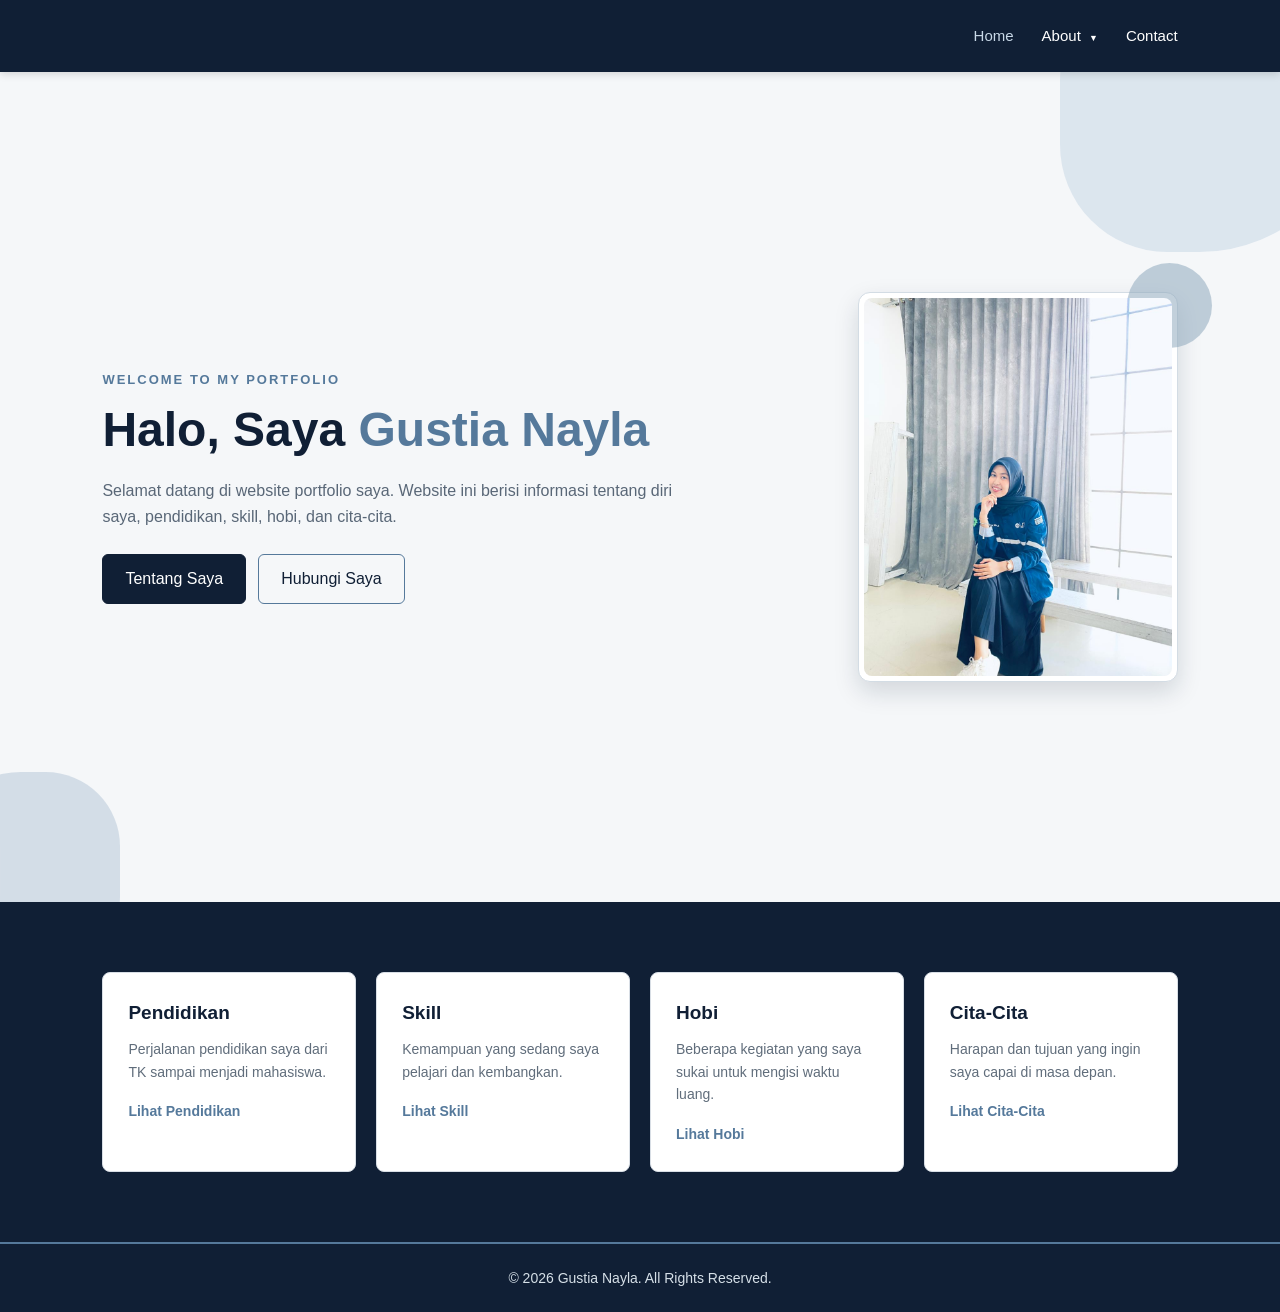
<file: index.html>
<!DOCTYPE html>
<html lang="id">

<head>
    <meta charset="UTF-8">
    <meta name="viewport" content="width=device-width, initial-scale=1.0">

    <title>Portfolio Gustia Nayla</title>

    <link rel="stylesheet" href="style.css">
</head>

<body>

    <!-- NAVBAR -->
    <nav class="navbar">

        <div class="logo">
        </div>

        <ul class="nav-menu">

            <li>
                <a href="index.html" class="active">
                    Home
                </a>
            </li>

            <!-- ABOUT DROPDOWN -->
            <li class="dropdown">

                <a href="about.html">
                    About
                    <span class="arrow">▼</span>
                </a>

                <ul class="dropdown-menu">

                    <li>
                        <a href="about.html#pendidikan">
                            Pendidikan
                        </a>
                    </li>

                    <li>
                        <a href="about.html#skill">
                            Skill
                        </a>
                    </li>

                    <li>
                        <a href="about.html#hobi">
                            Hobi
                        </a>
                    </li>

                    <li>
                        <a href="about.html#cita-cita">
                            Cita-Cita
                        </a>
                    </li>

                </ul>

            </li>

            <li>
                <a href="contact.html">
                    Contact
                </a>
            </li>

        </ul>

    </nav>


    <!-- HERO -->
    <section class="hero">

        <div class="hero-text">

            <p class="small-title">
                WELCOME TO MY PORTFOLIO
            </p>

            <h1>
                Halo, Saya
                <span>Gustia Nayla</span>
            </h1>

            <p>
                Selamat datang di website portfolio saya.
                Website ini berisi informasi tentang diri saya,
                pendidikan, skill, hobi, dan cita-cita.
            </p>

            <div class="button-group">

                <a href="about.html" class="btn">
                    Tentang Saya
                </a>

                <a href="contact.html" class="btn btn-outline">
                    Hubungi Saya
                </a>

            </div>

        </div>


        <!-- FOTO -->
        <div class="hero-image">

            <img
                src="foto-saya.jpeg"
                alt="Foto Gustia Nayla"
            >

        </div>

    </section>


    <!-- INFORMASI -->
    <section class="info-section">

        <div class="info-card">

            <h3>
                Pendidikan
            </h3>

            <p>
                Perjalanan pendidikan saya dari TK
                sampai menjadi mahasiswa.
            </p>

            <a href="about.html#pendidikan">
                Lihat Pendidikan
            </a>

        </div>


        <div class="info-card">

            <h3>
                Skill
            </h3>

            <p>
                Kemampuan yang sedang saya pelajari
                dan kembangkan.
            </p>

            <a href="about.html#skill">
                Lihat Skill
            </a>

        </div>


        <div class="info-card">

            <h3>
                Hobi
            </h3>

            <p>
                Beberapa kegiatan yang saya sukai
                untuk mengisi waktu luang.
            </p>

            <a href="about.html#hobi">
                Lihat Hobi
            </a>

        </div>


        <div class="info-card">

            <h3>
                Cita-Cita
            </h3>

            <p>
                Harapan dan tujuan yang ingin saya
                capai di masa depan.
            </p>

            <a href="about.html#cita-cita">
                Lihat Cita-Cita
            </a>

        </div>

    </section>


    <!-- FOOTER -->
    <footer>

    </footer>


    <!-- JAVASCRIPT -->
    <script src="script.js"></script>

</body>

</html>
</file>
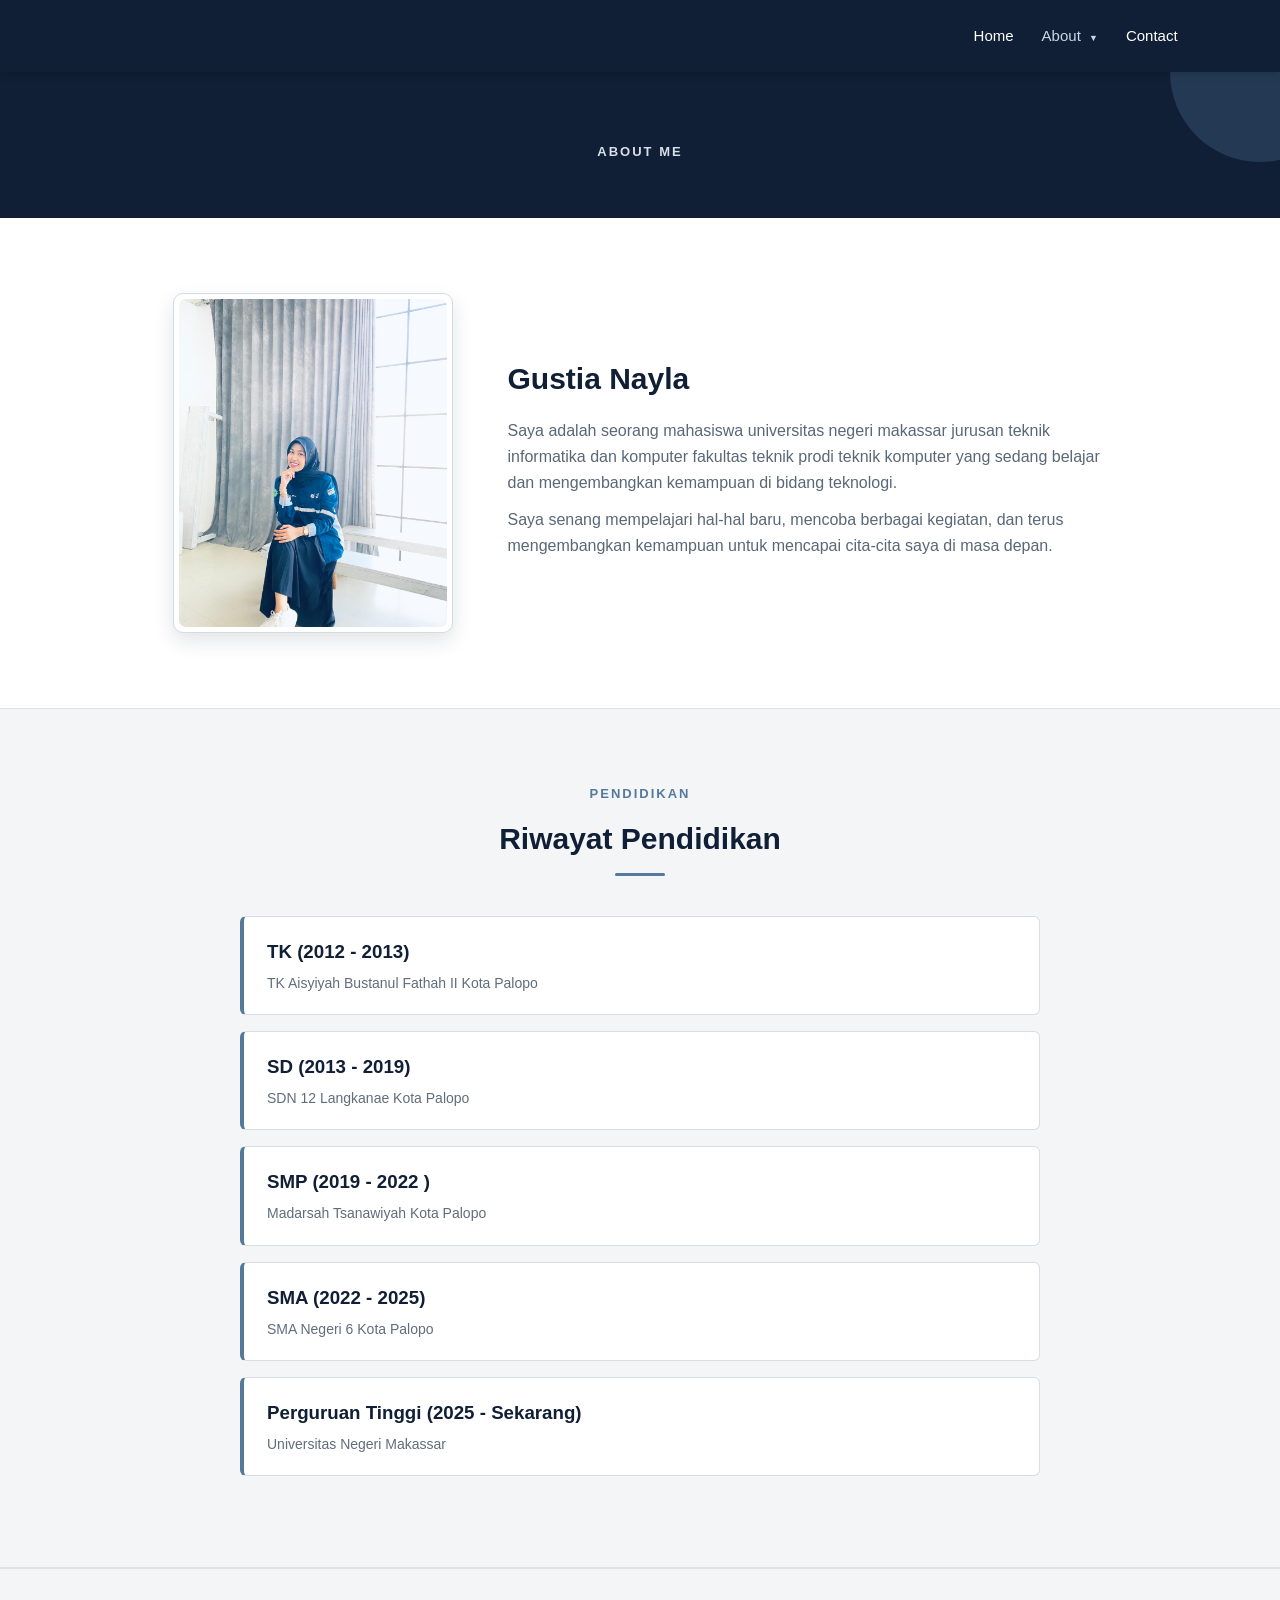
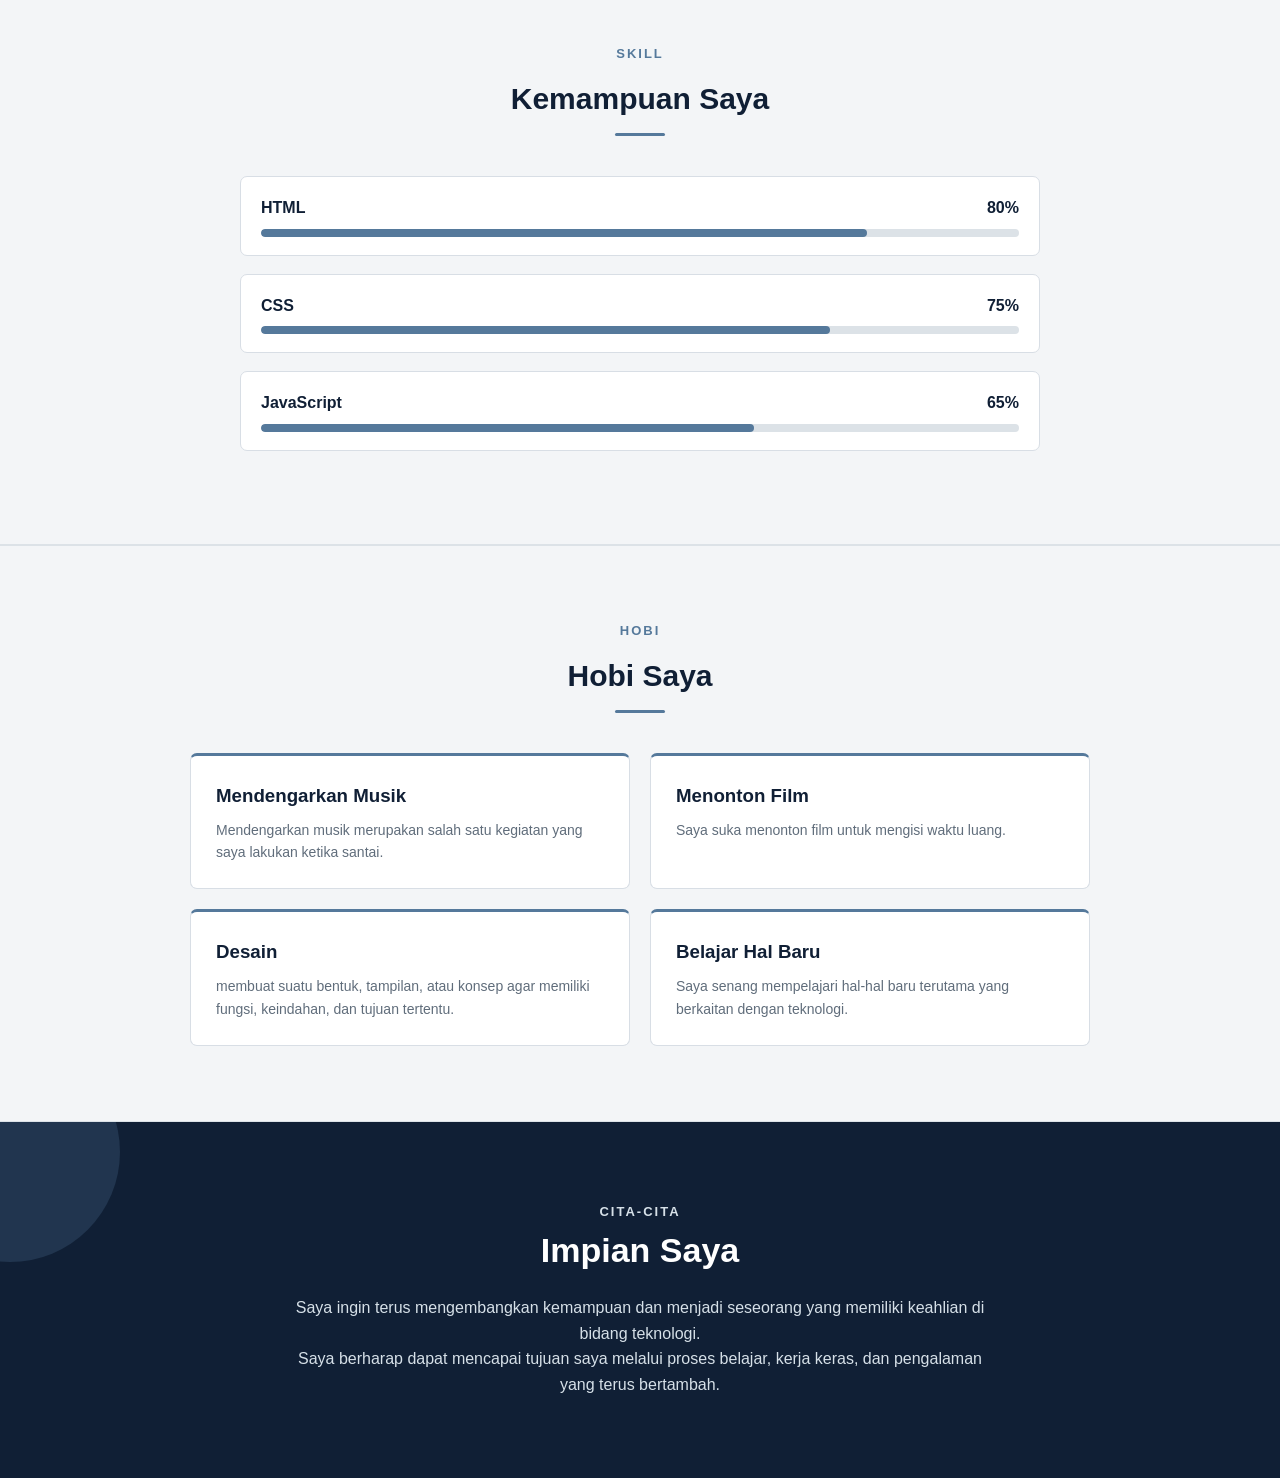
<file: about.html>
<!DOCTYPE html>
<html lang="id">

<head>
    <meta charset="UTF-8">
    <meta name="viewport" content="width=device-width, initial-scale=1.0">

    <title>About - Gustia Nayla</title>

    <link rel="stylesheet" href="style.css">
</head>

<body>

    <!-- NAVBAR -->
    <nav class="navbar">

        <div class="logo">
        </div>

        <ul class="nav-menu">

            <li>
                <a href="index.html">
                    Home
                </a>
            </li>

            <!-- ABOUT DROPDOWN -->
            <li class="dropdown">

                <a href="about.html" class="active">
                    About
                    <span class="arrow">▼</span>
                </a>

                <ul class="dropdown-menu">

                    <li>
                        <a href="#pendidikan">
                            Pendidikan
                        </a>
                    </li>

                    <li>
                        <a href="#skill">
                            Skill
                        </a>
                    </li>

                    <li>
                        <a href="#hobi">
                            Hobi
                        </a>
                    </li>

                    <li>
                        <a href="#cita-cita">
                            Cita-Cita
                        </a>
                    </li>

                </ul>

            </li>

            <li>
                <a href="contact.html">
                    Contact
                </a>
            </li>

        </ul>

    </nav>


    <!-- HEADER -->
    <section class="page-header">

        <p class="small-title">
            ABOUT ME
        </p>

    </section>


    <!-- PROFIL -->
    <section class="profile-section">

        <div class="profile-image">

            <img
                src="foto-saya.jpeg"
                alt="Foto Gustia Nayla"
            >

        </div>

        <div class="profile-text">

            <h2>
                Gustia Nayla
            </h2>

            <p>
                 Saya adalah seorang mahasiswa universitas negeri makassar
                 jurusan teknik informatika dan komputer fakultas teknik prodi
                 teknik komputer yang sedang belajar dan mengembangkan
                kemampuan di bidang teknologi.
            </p>

            <p>
                Saya senang mempelajari hal-hal baru,
                mencoba berbagai kegiatan, dan terus
                mengembangkan kemampuan untuk mencapai
                cita-cita saya di masa depan.
            </p>

        </div>

    </section>


    <!-- PENDIDIKAN -->
    <section class="content-section" id="pendidikan">

        <div class="section-title">

            <p class="small-title">
                PENDIDIKAN
            </p>

            <h2>
                Riwayat Pendidikan
            </h2>

        </div>

        <div class="education-list">

            <div class="education-item">

                <h3>
                    TK (2012 - 2013)
                </h3>

                <p>
                    TK Aisyiyah Bustanul Fathah II Kota Palopo
                </p>

            </div>


            <div class="education-item">

                <h3>
                    SD (2013 - 2019)
                </h3>

                <p>
                    SDN 12 Langkanae Kota Palopo
                </p>

            </div>


            <div class="education-item">

                <h3>
                    SMP (2019 - 2022 )
                </h3>

                <p>
                    Madarsah Tsanawiyah Kota Palopo
                </p>

            </div>


            <div class="education-item">

                <h3>
                    SMA (2022 - 2025)
                </h3>

                <p>
                    SMA Negeri 6 Kota Palopo
                </p>

            </div>


            <div class="education-item">

                <h3>
                    Perguruan Tinggi (2025 - Sekarang)
                </h3>

                <p>
                    Universitas Negeri Makassar
                </p>

            </div>

        </div>

    </section>


    <!-- SKILL -->
    <section class="content-section" id="skill">

        <div class="section-title">

            <p class="small-title">
                SKILL
            </p>

            <h2>
                Kemampuan Saya
            </h2>

        </div>


        <div class="skill-list">

            <div class="skill-item">

                <div class="skill-header">
                    <span>HTML</span>
                    <span>80%</span>
                </div>

                <div class="skill-bar">

                    <div
                        class="skill-progress"
                        style="width: 80%;"
                    ></div>

                </div>

            </div>


            <div class="skill-item">

                <div class="skill-header">
                    <span>CSS</span>
                    <span>75%</span>
                </div>

                <div class="skill-bar">

                    <div
                        class="skill-progress"
                        style="width: 75%;"
                    ></div>

                </div>

            </div>


            <div class="skill-item">

                <div class="skill-header">
                    <span>JavaScript</span>
                    <span>65%</span>
                </div>

                <div class="skill-bar">

                    <div
                        class="skill-progress"
                        style="width: 65%;"
                    ></div>

                </div>

            </div>

            </div>

        </div>

    </section>


    <!-- HOBI -->
    <section class="content-section" id="hobi">

        <div class="section-title">

            <p class="small-title">
                HOBI
            </p>

            <h2>
                Hobi Saya
            </h2>

        </div>


        <div class="hobby-container">

            <div class="hobby-card">

                <h3>
                    Mendengarkan Musik
                </h3>

                <p>
                    Mendengarkan musik merupakan salah satu
                    kegiatan yang saya lakukan ketika santai.
                </p>

            </div>


            <div class="hobby-card">

                <h3>
                    Menonton Film
                </h3>

                <p>
                    Saya suka menonton film untuk mengisi
                    waktu luang.
                </p>

            </div>


            <div class="hobby-card">

                <h3>
                    Desain
                </h3>

                <p>
                    membuat suatu bentuk, 
                    tampilan, atau konsep agar memiliki fungsi, 
                    keindahan, dan tujuan tertentu.
                </p>

            </div>


            <div class="hobby-card">

                <h3>
                    Belajar Hal Baru
                </h3>

                <p>
                    Saya senang mempelajari hal-hal baru
                    terutama yang berkaitan dengan teknologi.
                </p>

            </div>

        </div>

    </section>


    <!-- CITA-CITA -->
    <section class="dream-section" id="cita-cita">

        <p class="small-title">
            CITA-CITA
        </p>

        <h2>
            Impian Saya
        </h2>

        <p>
            Saya ingin terus mengembangkan kemampuan
            dan menjadi seseorang yang memiliki keahlian
            di bidang teknologi.
        </p>

        <p>
            Saya berharap dapat mencapai tujuan saya
            melalui proses belajar, kerja keras, dan
            pengalaman yang terus bertambah.
        </p>

    </section>

    <script src="script.js"></script>

</body>

</html>
</file>
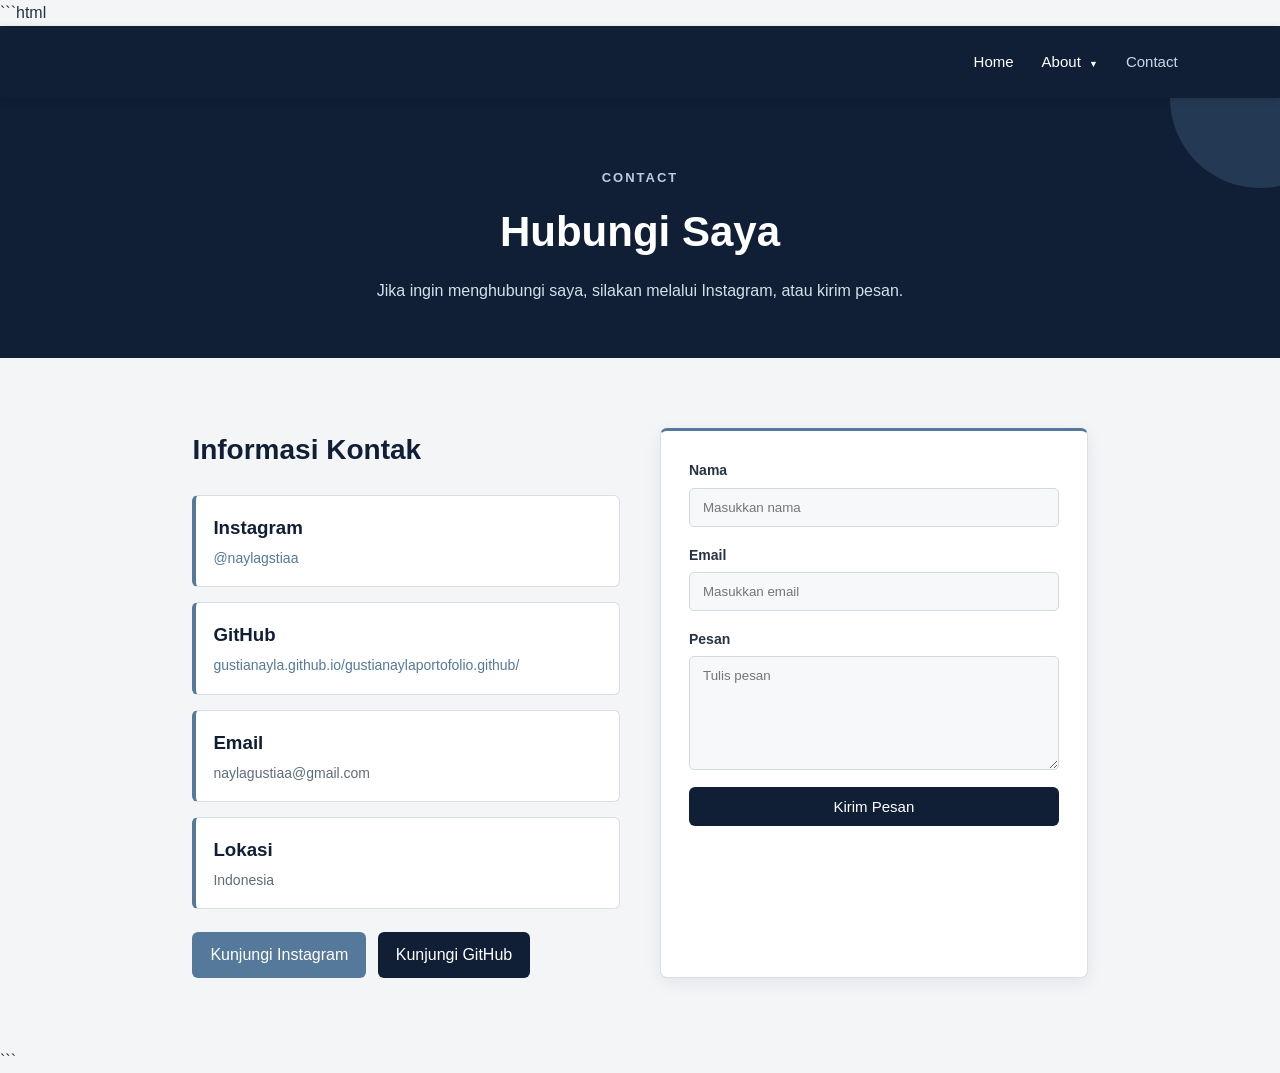
<file: contact.html>
```html
<!DOCTYPE html>
<html lang="id">

<head>
    <meta charset="UTF-8">
    <meta name="viewport" content="width=device-width, initial-scale=1.0">

    <title>Contact - Gustia Nayla</title>

    <link rel="stylesheet" href="style.css">
</head>

<body>

    <!-- NAVBAR -->
    <nav class="navbar">

        <div class="logo">
        </div>

        <ul class="nav-menu">

            <li>
                <a href="index.html">
                    Home
                </a>
            </li>

            <!-- ABOUT DROPDOWN -->
            <li class="dropdown">

                <a href="about.html">
                    About
                    <span class="arrow">▼</span>
                </a>

                <ul class="dropdown-menu">

                    <li>
                        <a href="about.html#pendidikan">
                            Pendidikan
                        </a>
                    </li>

                    <li>
                        <a href="about.html#skill">
                            Skill
                        </a>
                    </li>

                    <li>
                        <a href="about.html#hobi">
                            Hobi
                        </a>
                    </li>

                    <li>
                        <a href="about.html#cita-cita">
                            Cita-Cita
                        </a>
                    </li>

                </ul>

            </li>

            <li>
                <a href="contact.html" class="active">
                    Contact
                </a>
            </li>

        </ul>

    </nav>


    <!-- HEADER -->
    <section class="page-header">

        <p class="small-title">
            CONTACT
        </p>

        <h1>
            Hubungi Saya
        </h1>

        <p>
            Jika ingin menghubungi saya, silakan melalui
            Instagram, atau kirim pesan.
        </p>

    </section>


    <!-- CONTACT -->
    <section class="contact-container">

        <div class="contact-info">

            <h2>
                Informasi Kontak
            </h2>


            <!-- INSTAGRAM -->
            <div class="contact-item">

                <h3>
                    Instagram
                </h3>

                <p>
                    <a
                        href="https://www.instagram.com/naylagstiaa/"
                        target="_blank"
                        rel="noopener noreferrer"
                        class="instagram-link"
                    >
                        @naylagstiaa
                    </a>
                </p>

            </div>


            <!-- GITHUB -->
            <div class="contact-item">

                <h3>
                    GitHub
                </h3>

                <p>
                    <a
                        href="https://gustianayla.github.io/gustianaylaportofolio.github/"
                        target="_blank"
                        rel="noopener noreferrer"
                        class="github-link"
                    >
                        gustianayla.github.io/gustianaylaportofolio.github/
                    </a>
                </p>

            </div>


            <!-- EMAIL -->
            <div class="contact-item">

                <h3>
                    Email
                </h3>

                <p>
                    naylagustiaa@gmail.com
                </p>

            </div>


            <!-- LOKASI -->
            <div class="contact-item">

                <h3>
                    Lokasi
                </h3>

                <p>
                    Indonesia
                </p>

            </div>


            <!-- TOMBOL -->
            <div class="contact-buttons">

                <a
                    href="https://www.instagram.com/naylagstiaa/"
                    target="_blank"
                    rel="noopener noreferrer"
                    class="instagram-button"
                >
                    Kunjungi Instagram
                </a>

                <a
                    href="https://gustianayla.github.io/gustianaylaportofolio.github/"
                    target="_blank"
                    rel="noopener noreferrer"
                    class="github-button"
                >
                    Kunjungi GitHub
                </a>

            </div>

        </div>


        <!-- FORM -->
        <form class="contact-form" id="contactForm">

            <label for="nama">
                Nama
            </label>

            <input
                type="text"
                id="nama"
                name="nama"
                placeholder="Masukkan nama"
                required
            >


            <label for="email">
                Email
            </label>

            <input
                type="email"
                id="email"
                name="email"
                placeholder="Masukkan email"
                required
            >


            <label for="pesan">
                Pesan
            </label>

            <textarea
                id="pesan"
                name="pesan"
                rows="6"
                placeholder="Tulis pesan"
                required
            ></textarea>


            <button type="submit">
                Kirim Pesan
            </button>

            <p id="formMessage"></p>

        </form>

    </section>


    <script src="script.js"></script>

</body>

</html>
```
</file>
<file: style.css>
/* =========================================
   STYLE.CSS
   Portfolio Gustia Nayla
   Tema: Navy, Biru, Putih Pastel, Abu-abu
========================================= */

* {
    margin: 0;
    padding: 0;
    box-sizing: border-box;
}

html {
    scroll-behavior: smooth;
}

body {
    font-family: Arial, Helvetica, sans-serif;
    background-color: #f3f5f7;
    color: #263342;
    line-height: 1.6;
}


/* =========================================
   NAVBAR
========================================= */

.navbar {
    width: 100%;
    min-height: 70px;
    padding: 0 8%;

    display: flex;
    align-items: center;
    justify-content: space-between;

    background-color: #101f35;

    position: sticky;
    top: 0;
    z-index: 1000;

    box-shadow: 0 2px 8px rgba(0, 0, 0, 0.15);
}

.logo {
    color: #ffffff;
    font-size: 20px;
    font-weight: bold;
}

.nav-menu {
    display: flex;
    align-items: center;
    gap: 28px;

    list-style: none;
}

.nav-menu li {
    position: relative;
}

.nav-menu a {
    display: block;

    padding: 24px 0;

    color: #ffffff;
    text-decoration: none;

    font-size: 15px;

    transition: color 0.3s ease;
}

.nav-menu a:hover,
.nav-menu a.active {
    color: #c8d8e7;
}

.arrow {
    font-size: 9px;
    margin-left: 4px;
}


/* =========================================
   DROPDOWN ABOUT
========================================= */

.dropdown-menu {
    position: absolute;

    top: 68px;
    left: -15px;

    width: 180px;

    padding: 8px 0;

    background-color: #ffffff;

    list-style: none;

    border: 1px solid #d8dee5;
    border-radius: 5px;

    box-shadow: 0 5px 15px rgba(0, 0, 0, 0.12);

    opacity: 0;
    visibility: hidden;

    transform: translateY(5px);

    transition: all 0.25s ease;
}

.dropdown:hover .dropdown-menu {
    opacity: 1;
    visibility: visible;

    transform: translateY(0);
}

.dropdown-menu li {
    width: 100%;
}

.dropdown-menu a {
    padding: 10px 16px;

    color: #263342;

    font-size: 14px;
}

.dropdown-menu a:hover {
    background-color: #edf2f6;
    color: #101f35;
}


/* =========================================
   HERO
========================================= */

.hero {
    min-height: calc(100vh - 70px);

    padding: 80px 8%;

    display: flex;
    align-items: center;
    justify-content: space-between;

    gap: 60px;

    background-color: #f5f7f9;

    position: relative;
    overflow: hidden;
}


/* =========================================
   BENTUK ABSTRAK
========================================= */

.hero::before {
    content: "";

    position: absolute;

    width: 300px;
    height: 300px;

    top: -120px;
    right: -80px;

    background-color: #d5e1eb;

    border-radius: 48% 52% 60% 40%;

    opacity: 0.75;

    animation: abstrakAtas 8s ease-in-out infinite;
}

.hero::after {
    content: "";

    position: absolute;

    width: 190px;
    height: 190px;

    left: -70px;
    bottom: -60px;

    background-color: #b8c9d9;

    border-radius: 55% 45% 40% 60%;

    opacity: 0.55;

    animation: abstrakBawah 7s ease-in-out infinite;
}


/* Bentuk tambahan */

.hero-image {
    position: relative;
    z-index: 2;
}

.hero-image::before {
    content: "";

    position: absolute;

    width: 85px;
    height: 85px;

    top: -30px;
    right: -35px;

    background-color: #91a9be;

    border-radius: 50%;

    opacity: 0.55;

    z-index: -1;

    animation: lingkaranKecil 6s ease-in-out infinite;
}


/* =========================================
   ANIMASI ABSTRAK
========================================= */

@keyframes abstrakAtas {

    0% {
        transform: translate(0, 0) rotate(0deg);
    }

    25% {
        transform: translate(-18px, 15px) rotate(7deg);
    }

    50% {
        transform: translate(-8px, 28px) rotate(12deg);
    }

    75% {
        transform: translate(18px, 12px) rotate(6deg);
    }

    100% {
        transform: translate(0, 0) rotate(0deg);
    }
}

@keyframes abstrakBawah {

    0% {
        transform: translate(0, 0) rotate(0deg);
    }

    50% {
        transform: translate(25px, -18px) rotate(8deg);
    }

    100% {
        transform: translate(0, 0) rotate(0deg);
    }
}

@keyframes lingkaranKecil {

    0% {
        transform: translate(0, 0);
    }

    50% {
        transform: translate(12px, -15px);
    }

    100% {
        transform: translate(0, 0);
    }
}


/* =========================================
   HERO TEXT
========================================= */

.hero-text {
    max-width: 600px;

    position: relative;
    z-index: 2;
}

.small-title {
    margin-bottom: 10px;

    color: #55799b;

    font-size: 13px;
    font-weight: bold;

    letter-spacing: 2px;
}

.hero h1 {
    margin-bottom: 20px;

    color: #101f35;

    font-size: 48px;
    line-height: 1.2;
}

.hero h1 span {
    color: #55799b;
}

.hero-text > p:not(.small-title) {
    margin-bottom: 25px;

    color: #596777;

    font-size: 16px;
}


/* =========================================
   BUTTON
========================================= */

.button-group {
    display: flex;
    gap: 12px;

    flex-wrap: wrap;
}

.btn {
    display: inline-block;

    padding: 11px 22px;

    color: #ffffff;
    background-color: #101f35;

    border: 1px solid #101f35;
    border-radius: 6px;

    text-decoration: none;

    transition: 0.3s ease;
}

.btn:hover {
    background-color: #304f70;

    transform: translateY(-2px);
}

.btn-outline {
    color: #101f35;
    background-color: transparent;

    border-color: #55799b;
}

.btn-outline:hover {
    color: #ffffff;
    background-color: #101f35;
}


/* =========================================
   FOTO
========================================= */

.hero-image {
    width: 320px;
    height: 390px;

    padding: 5px;

    position: relative;
    z-index: 2;

    background-color: #ffffff;

    border: 1px solid #d3dce4;
    border-radius: 12px;

    box-shadow: 0 10px 25px rgba(16, 31, 53, 0.15);
}

.hero-image img {
    width: 100%;
    height: 100%;

    display: block;

    object-fit: cover;

    border-radius: 8px;
}


/* =========================================
   INFORMASI
========================================= */

.info-section {
    padding: 70px 8%;

    display: grid;
    grid-template-columns: repeat(4, 1fr);

    gap: 20px;

    background-color: #101f35;
}

.info-card {
    padding: 25px;

    background-color: #ffffff;

    border: 1px solid #d8dee5;
    border-radius: 8px;

    transition: 0.3s ease;
}

.info-card:hover {
    transform: translateY(-5px);

    box-shadow: 0 8px 20px rgba(0, 0, 0, 0.15);
}

.info-card h3 {
    margin-bottom: 10px;

    color: #101f35;

    font-size: 19px;
}

.info-card p {
    margin-bottom: 15px;

    color: #606d7b;

    font-size: 14px;
}

.info-card a {
    color: #55799b;

    text-decoration: none;

    font-size: 14px;
    font-weight: bold;
}

.info-card a:hover {
    color: #101f35;
}


/* =========================================
   PAGE HEADER
========================================= */

.page-header {
    padding: 70px 8% 55px;

    text-align: center;

    background-color: #101f35;

    position: relative;
    overflow: hidden;
}

.page-header::before {
    content: "";

    position: absolute;

    width: 180px;
    height: 180px;

    right: -70px;
    top: -90px;

    background-color: #55799b;

    border-radius: 50%;

    opacity: 0.3;

    animation: abstrakAtas 8s ease-in-out infinite;
}

.page-header .small-title {
    color: #b9cde0;

    position: relative;
    z-index: 2;
}

.page-header h1 {
    margin-bottom: 12px;

    color: #ffffff;

    font-size: 42px;

    position: relative;
    z-index: 2;
}

.page-header p:last-child {
    max-width: 650px;

    margin: auto;

    color: #d6e0e8;

    position: relative;
    z-index: 2;
}


/* =========================================
   PROFILE
========================================= */

.profile-section {
    padding: 75px 8%;

    display: flex;
    align-items: center;
    justify-content: center;

    gap: 55px;

    background-color: #ffffff;
}

.profile-image {
    width: 280px;
    height: 340px;

    padding: 5px;

    background-color: #ffffff;

    border: 1px solid #d3dce4;
    border-radius: 10px;

    box-shadow: 0 8px 20px rgba(16, 31, 53, 0.12);
}

.profile-image img {
    width: 100%;
    height: 100%;

    object-fit: cover;

    border-radius: 7px;
}

.profile-text {
    max-width: 600px;
}

.profile-text h2 {
    margin-bottom: 15px;

    color: #101f35;

    font-size: 30px;
}

.profile-text p {
    margin-bottom: 12px;

    color: #596777;
}


/* =========================================
   CONTENT SECTION
========================================= */

.content-section {
    padding: 75px 8%;

    background-color: #f3f5f7;

    border-top: 1px solid #dce2e7;
    border-bottom: 1px solid #dce2e7;
}

.section-title {
    margin-bottom: 40px;

    text-align: center;
}

.section-title h2 {
    color: #101f35;

    font-size: 30px;
}

.section-title::after {
    content: "";

    display: block;

    width: 50px;
    height: 3px;

    margin: 10px auto 0;

    background-color: #55799b;

    border-radius: 5px;
}


/* =========================================
   PENDIDIKAN
========================================= */

.education-list {
    max-width: 800px;

    margin: auto;
}

.education-item {
    margin-bottom: 16px;

    padding: 20px 23px;

    background-color: #ffffff;

    border: 1px solid #d8dee5;
    border-left: 4px solid #55799b;

    border-radius: 6px;

    transition: 0.3s ease;
}

.education-item:hover {
    transform: translateX(4px);

    box-shadow: 0 5px 15px rgba(16, 31, 53, 0.08);
}

.education-item h3 {
    margin-bottom: 5px;

    color: #101f35;
}

.education-item p {
    color: #606d7b;

    font-size: 14px;
}


/* =========================================
   SKILL
========================================= */

.skill-list {
    max-width: 800px;

    margin: auto;
}

.skill-item {
    margin-bottom: 18px;

    padding: 18px 20px;

    background-color: #ffffff;

    border: 1px solid #d8dee5;
    border-radius: 7px;
}

.skill-header {
    display: flex;
    justify-content: space-between;

    margin-bottom: 8px;

    color: #101f35;

    font-weight: bold;
}

.skill-bar {
    width: 100%;
    height: 8px;

    background-color: #dce2e7;

    border-radius: 10px;

    overflow: hidden;
}

.skill-progress {
    height: 100%;

    background-color: #55799b;

    border-radius: 10px;
}


/* =========================================
   HOBI
========================================= */

.hobby-container {
    max-width: 900px;

    margin: auto;

    display: grid;
    grid-template-columns: repeat(2, 1fr);

    gap: 20px;
}

.hobby-card {
    padding: 25px;

    background-color: #ffffff;

    border: 1px solid #d8dee5;
    border-top: 3px solid #55799b;

    border-radius: 7px;

    transition: 0.3s ease;
}

.hobby-card:hover {
    transform: translateY(-4px);

    box-shadow: 0 7px 18px rgba(16, 31, 53, 0.09);
}

.hobby-card h3 {
    margin-bottom: 8px;

    color: #101f35;
}

.hobby-card p {
    color: #606d7b;

    font-size: 14px;
}


/* =========================================
   CITA-CITA
========================================= */

.dream-section {
    padding: 80px 8%;

    text-align: center;

    background-color: #101f35;

    position: relative;
    overflow: hidden;
}

.dream-section::before {
    content: "";

    position: absolute;

    width: 220px;
    height: 220px;

    left: -100px;
    top: -80px;

    background-color: #55799b;

    border-radius: 50%;

    opacity: 0.25;

    animation: abstrakBawah 8s ease-in-out infinite;
}

.dream-section h2 {
    margin-bottom: 18px;

    color: #ffffff;

    font-size: 34px;

    position: relative;
    z-index: 2;
}

.dream-section p {
    max-width: 700px;

    margin: auto;

    color: #d6e0e8;

    position: relative;
    z-index: 2;
}


/* =========================================
   CONTACT
========================================= */

.contact-container {
    max-width: 1100px;

    margin: auto;

    padding: 70px 8%;

    display: grid;
    grid-template-columns: 1fr 1fr;

    gap: 40px;

    background-color: #f3f5f7;
}

.contact-info h2 {
    margin-bottom: 22px;

    color: #101f35;

    font-size: 28px;
}

.contact-item {
    margin-bottom: 15px;

    padding: 17px;

    background-color: #ffffff;

    border: 1px solid #d8dee5;
    border-left: 4px solid #55799b;

    border-radius: 6px;
}

.contact-item h3 {
    margin-bottom: 4px;

    color: #101f35;
}

.contact-item p {
    color: #606d7b;

    font-size: 14px;
}

.instagram-link,
.github-link {
    color: #55799b;

    text-decoration: none;

    word-break: break-word;
}

.instagram-link:hover,
.github-link:hover {
    color: #101f35;
}


/* =========================================
   CONTACT BUTTON
========================================= */

.instagram-button,
.github-button {
    display: inline-block;

    padding: 10px 18px;

    margin-top: 8px;
    margin-right: 7px;

    border-radius: 6px;

    text-decoration: none;

    transition: 0.3s ease;
}

.instagram-button {
    color: #ffffff;

    background-color: #55799b;
}

.github-button {
    color: #ffffff;

    background-color: #101f35;
}

.instagram-button:hover,
.github-button:hover {
    transform: translateY(-2px);
}

.instagram-button:hover {
    background-color: #3f6384;
}

.github-button:hover {
    background-color: #294968;
}


/* =========================================
   FORM CONTACT
========================================= */

.contact-form {
    padding: 28px;

    display: flex;
    flex-direction: column;

    background-color: #ffffff;

    border: 1px solid #d8dee5;
    border-top: 3px solid #55799b;

    border-radius: 7px;

    box-shadow: 0 5px 18px rgba(16, 31, 53, 0.07);
}

.contact-form label {
    margin-bottom: 6px;

    color: #263342;

    font-size: 14px;
    font-weight: bold;
}

.contact-form input,
.contact-form textarea {
    width: 100%;

    padding: 11px 13px;

    margin-bottom: 17px;

    background-color: #f7f8fa;

    color: #263342;

    border: 1px solid #d1d9e1;

    border-radius: 5px;

    outline: none;

    font-family: Arial, Helvetica, sans-serif;

    transition: 0.3s ease;
}

.contact-form input:focus,
.contact-form textarea:focus {
    background-color: #ffffff;

    border-color: #55799b;
}

.contact-form textarea {
    resize: vertical;
}

.contact-form button {
    padding: 11px 18px;

    color: #ffffff;

    background-color: #101f35;

    border: none;
    border-radius: 6px;

    font-size: 15px;

    cursor: pointer;

    transition: 0.3s ease;
}

.contact-form button:hover {
    background-color: #304f70;
}


/* =========================================
   FOOTER
========================================= */

footer {
    min-height: 70px;

    padding: 20px 8%;

    display: flex;
    align-items: center;
    justify-content: center;

    text-align: center;

    background-color: #101f35;

    border-top: 2px solid #55799b;
}

footer p {
    color: #d6e0e8;

    font-size: 14px;
}


/* =========================================
   RESPONSIVE TABLET
========================================= */

@media (max-width: 900px) {

    .hero {
        padding: 70px 6%;

        flex-direction: column;

        text-align: center;
    }

    .hero h1 {
        font-size: 42px;
    }

    .button-group {
        justify-content: center;
    }

    .info-section {
        grid-template-columns: repeat(2, 1fr);

        padding: 60px 6%;
    }

    .profile-section {
        padding: 65px 6%;

        flex-direction: column;

        text-align: center;
    }

    .contact-container {
        grid-template-columns: 1fr;

        padding: 60px 6%;
    }
}


/* =========================================
   RESPONSIVE HP
========================================= */

@media (max-width: 600px) {

    .navbar {
        padding: 14px 5%;

        flex-direction: column;

        gap: 8px;
    }

    .nav-menu {
        gap: 18px;

        flex-wrap: wrap;

        justify-content: center;
    }

    .nav-menu a {
        padding: 5px 0;

        font-size: 14px;
    }

    .dropdown-menu {
        top: 32px;

        left: 50%;

        transform: translate(-50%, 5px);
    }

    .dropdown:hover .dropdown-menu {
        transform: translate(-50%, 0);
    }

    .hero {
        min-height: auto;

        padding: 60px 5%;

        gap: 40px;
    }

    .hero h1 {
        font-size: 35px;
    }

    .hero-text > p:not(.small-title) {
        font-size: 15px;
    }

    .hero-image {
        width: 270px;
        height: 330px;
    }

    .info-section {
        grid-template-columns: 1fr;

        padding: 50px 5%;
    }

    .page-header {
        padding: 55px 5% 45px;
    }

    .page-header h1 {
        font-size: 34px;
    }

    .profile-section {
        padding: 55px 5%;
    }

    .profile-image {
        width: 250px;
        height: 310px;
    }

    .content-section {
        padding: 55px 5%;
    }

    .hobby-container {
        grid-template-columns: 1fr;
    }

    .dream-section {
        padding: 65px 5%;
    }

    .dream-section h2 {
        font-size: 29px;
    }

    .contact-container {
        padding: 50px 5%;
    }

    .instagram-button,
    .github-button {
        width: 100%;

        margin-right: 0;

        margin-bottom: 8px;

        text-align: center;
    }

    .contact-form {
        padding: 22px;
    }
}
</file>
